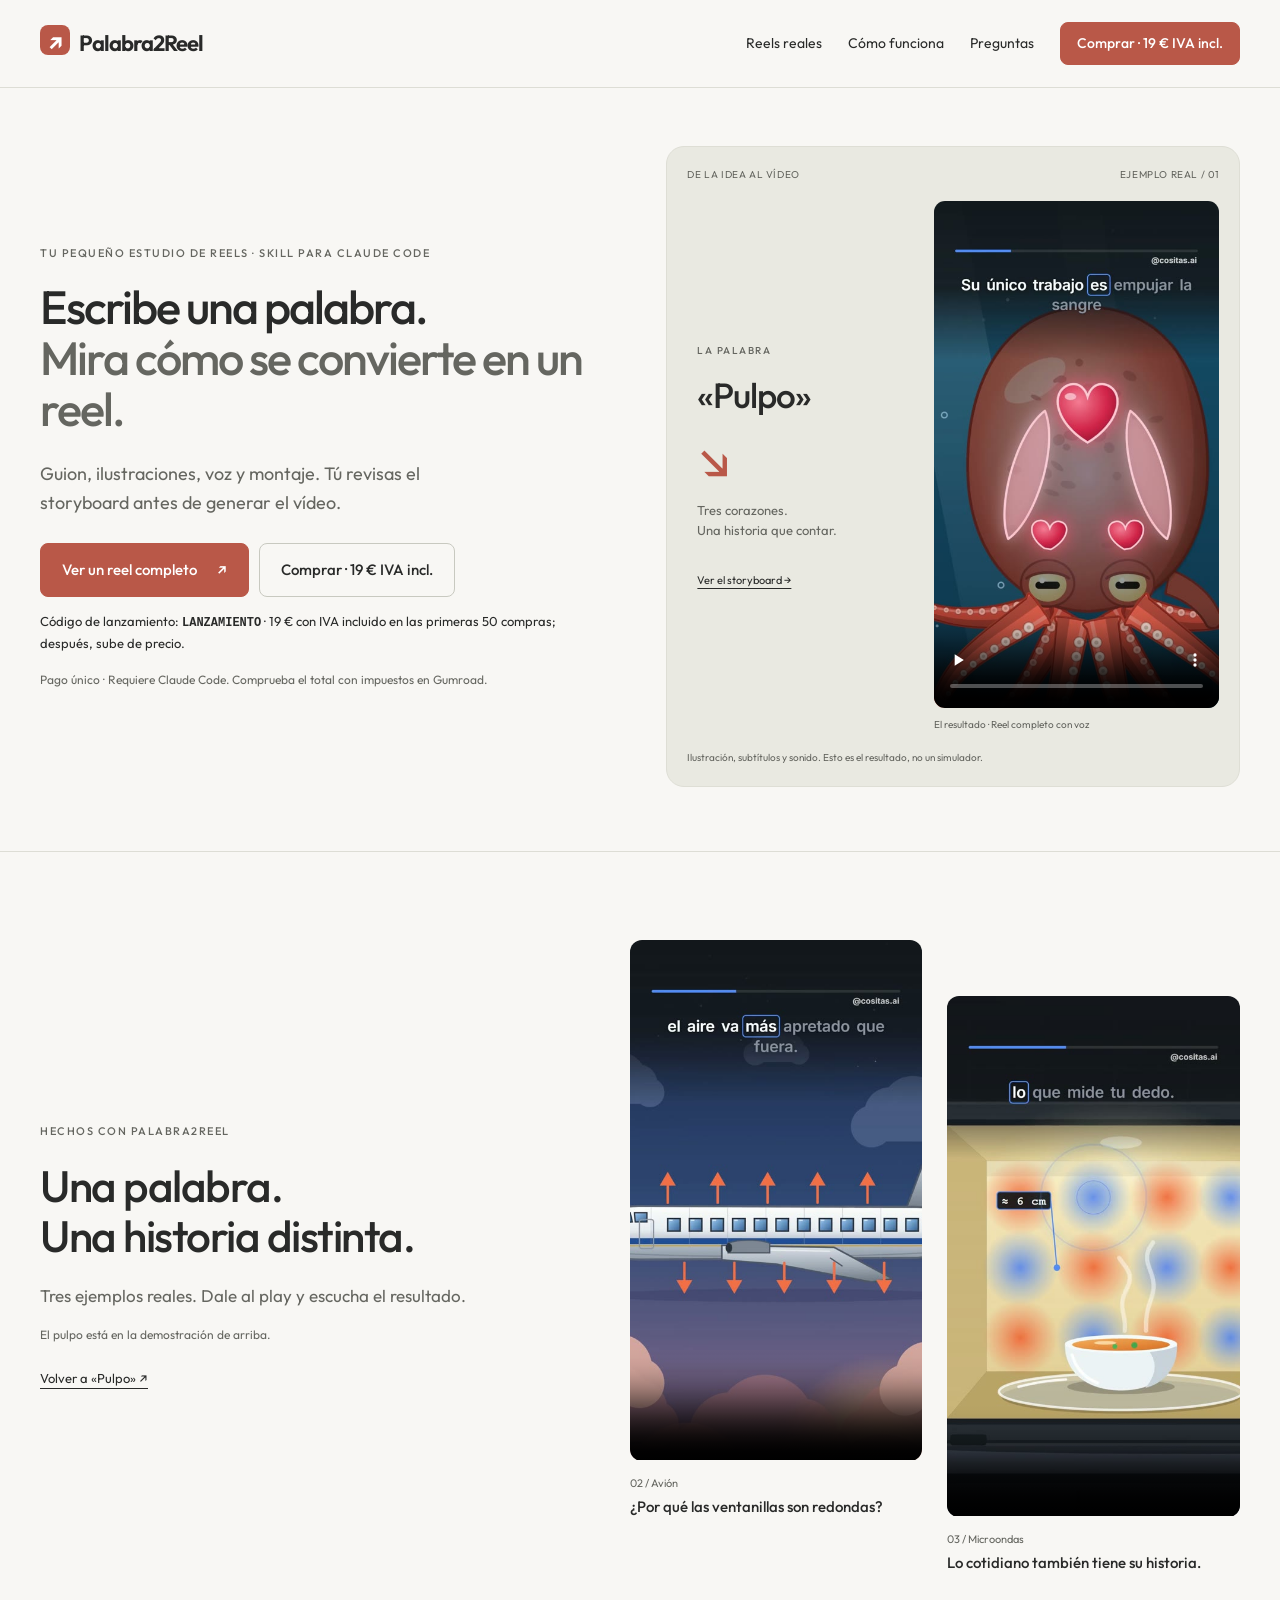
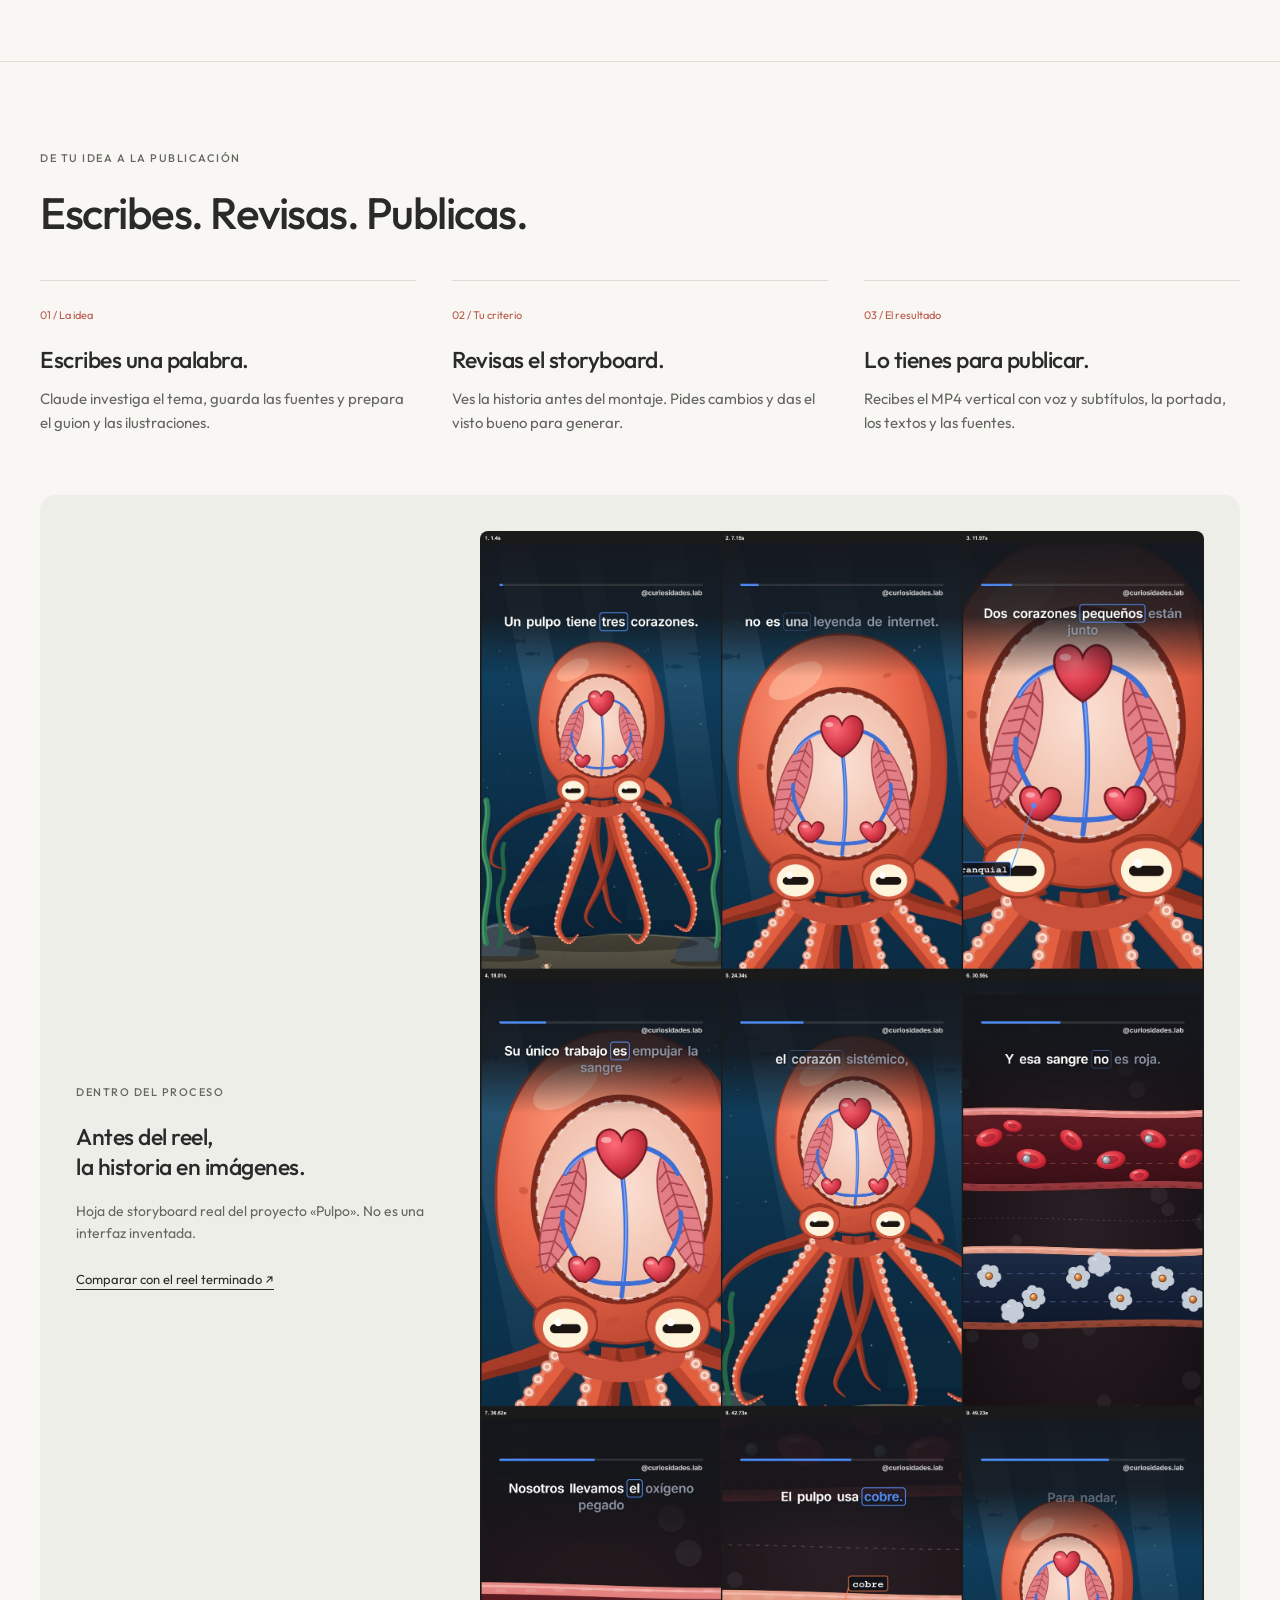
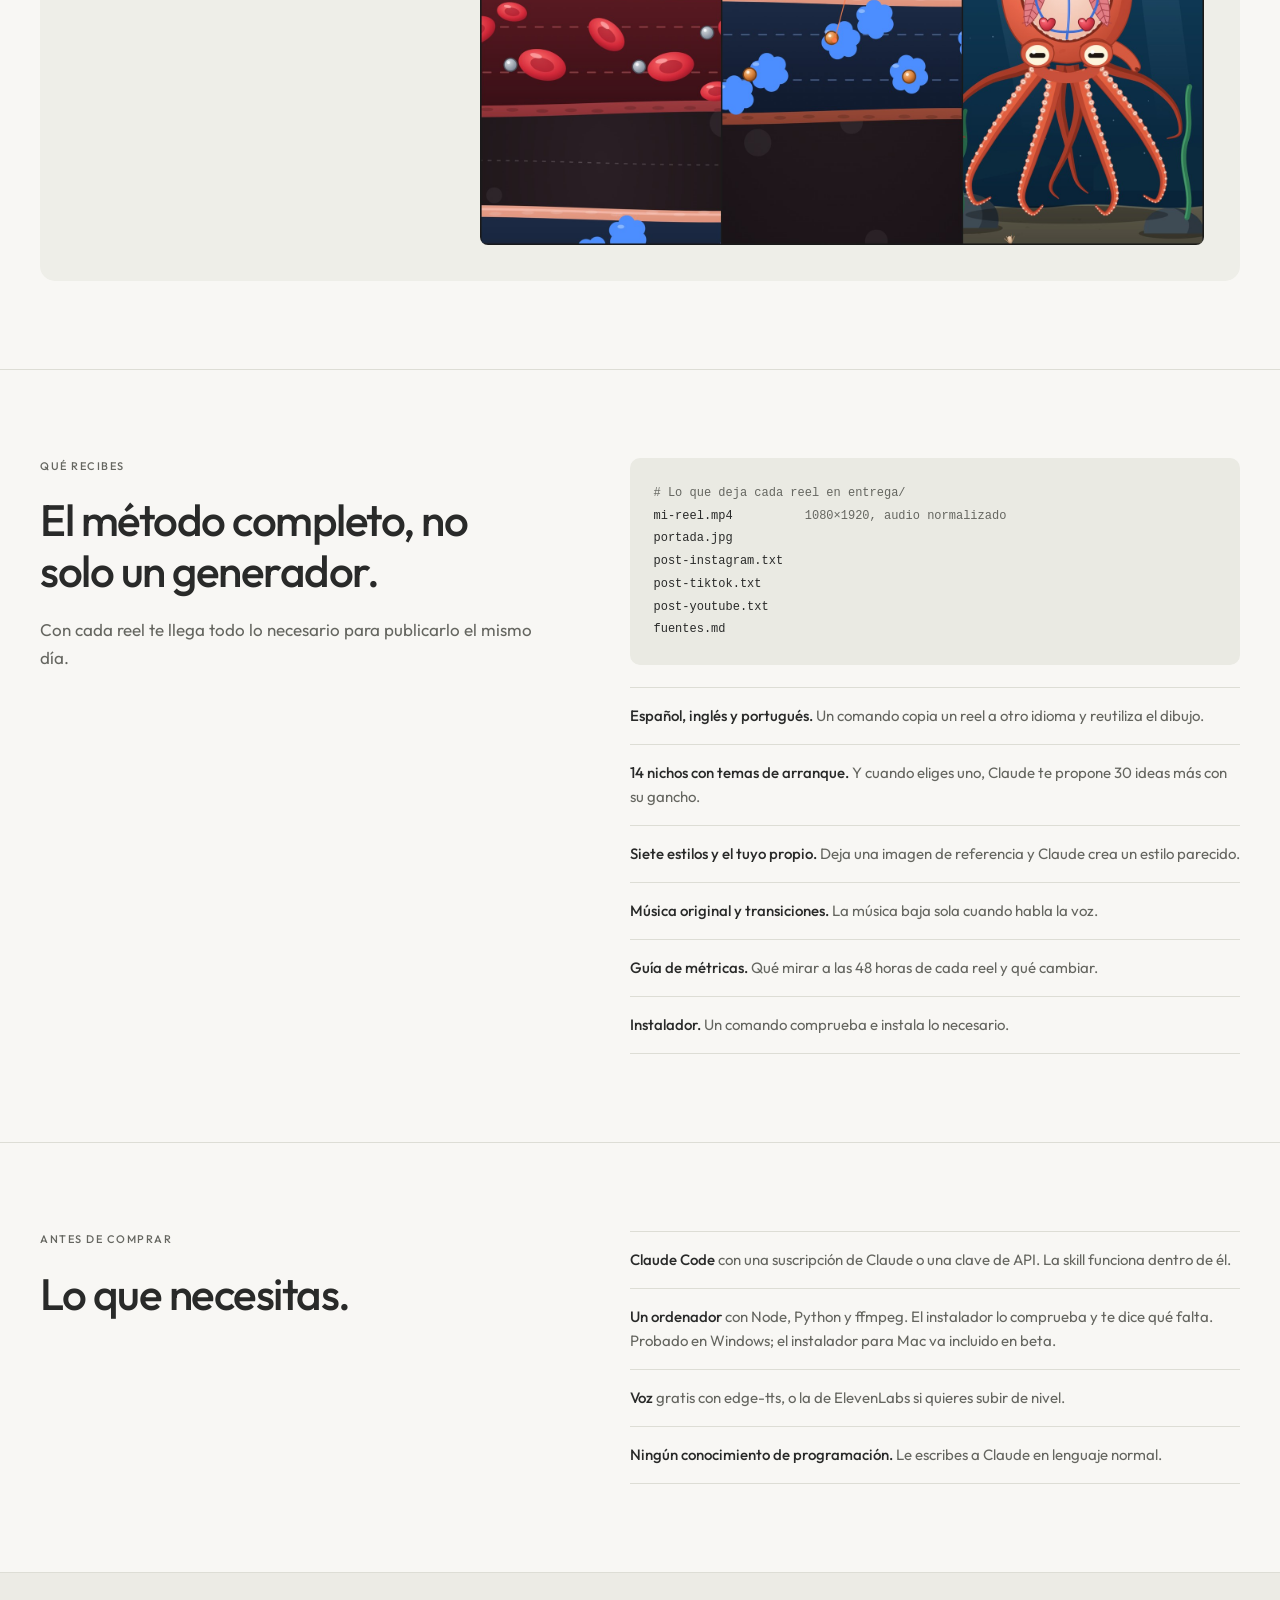
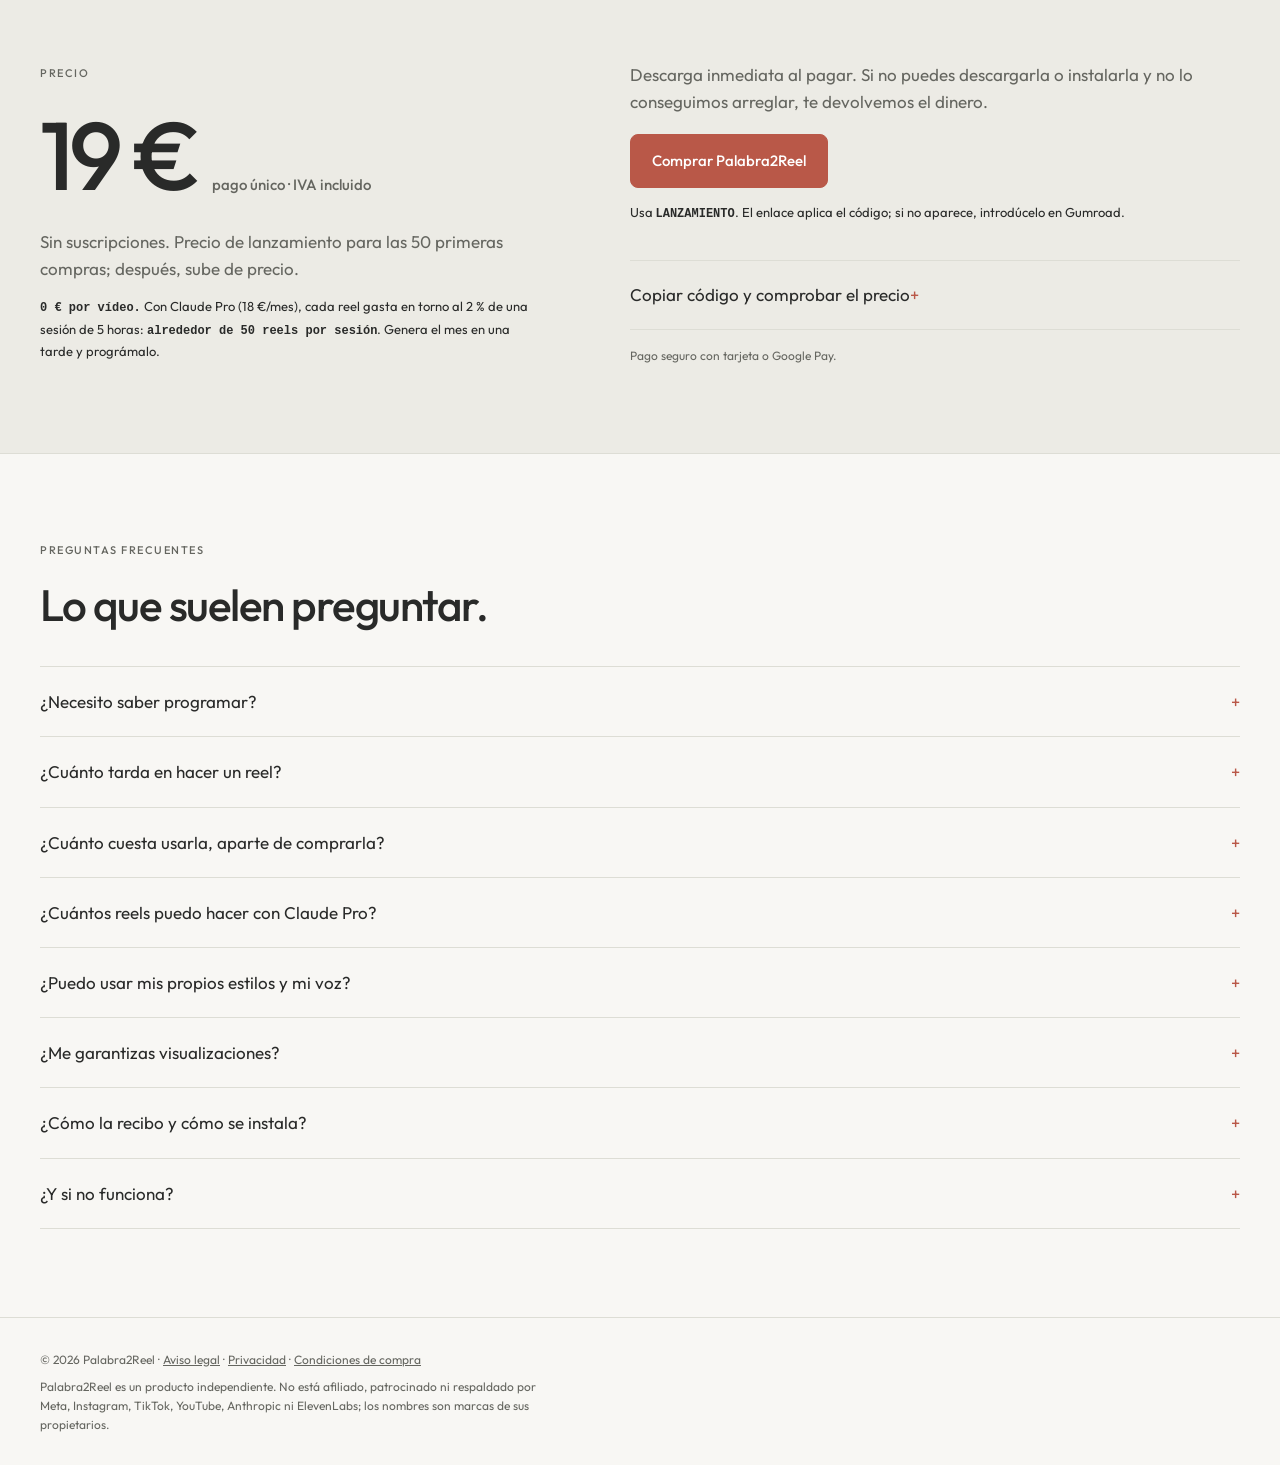
<file: index.html>
<!doctype html>
<html lang="es">
<head>
<meta charset="utf-8">
<meta name="viewport" content="width=device-width, initial-scale=1">
<title>Palabra2Reel · De una palabra a un reel terminado</title>
<meta name="description" content="Palabra2Reel es una skill para Claude Code: investiga el tema, escribe el guion, dibuja la explicación, pone la voz y monta el vídeo vertical para Reels, TikTok y YouTube Shorts.">
<meta property="og:title" content="Palabra2Reel · De una palabra a un reel terminado">
<meta property="og:description" content="Una skill para Claude Code que convierte una palabra en un reel vertical con voz, subtítulos y sonido.">
<meta property="og:image" content="media/demo-poster.jpg">
<link rel="icon" href="media/logo-192.png">
<link rel="preconnect" href="https://fonts.googleapis.com">
<link rel="preconnect" href="https://fonts.gstatic.com" crossorigin>
<link href="https://fonts.googleapis.com/css2?family=Outfit:wght@400;500;600;650;700&display=swap" rel="stylesheet">
<link rel="stylesheet" href="studio.css">
</head>
<body>
<header>
  <div class="wrap">
    <a class="word" href="#">Palabra2Reel</a>
    <nav aria-label="Navegación principal"><a class="hide-s" href="#ejemplos">Reels reales</a><a class="hide-s" href="#como">Cómo funciona</a><a class="hide-s" href="#faq">Preguntas</a><a class="btn sm buy" href="https://macvfx.gumroad.com/l/palabra2reel/LANZAMIENTO?wanted=true" aria-describedby="launch-tip">Comprar · 19 € IVA incl.</a></nav>
  </div>
</header>

<a class="skip" href="#contenido">Saltar al contenido</a><main id="contenido">
<div class="wrap">
  <div class="hero">
    <div class="hero-copy">
      <p class="kicker">Tu pequeño estudio de reels · Skill para Claude Code</p>
      <h1>Escribe una palabra.<br><span>Mira cómo se convierte en un reel.</span></h1>
      <p class="lead">Guion, ilustraciones, voz y montaje. Tú revisas el storyboard antes de generar el vídeo.</p>
      <div class="actions"><a class="btn" href="#reel" data-play="demo">Ver un reel completo <span aria-hidden="true">↗</span></a><a class="btn line buy" href="https://macvfx.gumroad.com/l/palabra2reel/LANZAMIENTO?wanted=true" aria-describedby="launch-tip">Comprar · 19 € IVA incl.</a></div>
      <p class="launch-note">Código de lanzamiento: <strong>LANZAMIENTO</strong> · 19 € con IVA incluido en las primeras 50 compras; después, sube de precio.</p>
      <p class="fine">Pago único · Requiere Claude Code. Comprueba el total con impuestos en Gumroad.</p>
    </div>
    <div class="studio" id="reel">
      <div class="studio-label"><span>De la idea al vídeo</span><span>Ejemplo real / 01</span></div>
      <div class="studio-work">
        <div class="idea"><span class="kicker">La palabra</span><strong>«Pulpo»</strong><span class="flow-arrow" aria-hidden="true">↘</span><p>Tres corazones.<br>Una historia que contar.</p><a href="#storyboard">Ver el storyboard →</a></div>
        <figure class="finished"><video id="demo" controls playsinline preload="none" poster="media/g-pulpo.jpg" aria-label="Reel completo: el pulpo y sus tres corazones"><source src="media/reel-pulpo.mp4" type="video/mp4"></video><figcaption>El resultado · Reel completo con voz</figcaption></figure>
      </div>
      <p class="studio-note">Ilustración, subtítulos y sonido. Esto es el resultado, no un simulador.</p>
    </div>
  </div>
</div>
<section id="ejemplos">
 <div class="wrap examples-layout"><div><p class="kicker">Hechos con Palabra2Reel</p><h2>Una palabra.<br>Una historia distinta.</h2><p class="sub">Tres ejemplos reales. Dale al play y escucha el resultado.</p><p class="fine">El pulpo está en la demostración de arriba.</p><a class="text-link" href="#reel" data-play="demo">Volver a «Pulpo» ↗</a></div>
 <div class="example-pair"><figure><video controls playsinline preload="none" poster="media/g-avion.jpg" aria-label="Reel completo sobre las ventanillas de los aviones"><source src="media/reel-avion.mp4" type="video/mp4"></video><figcaption><span>02 / Avión</span><strong>¿Por qué las ventanillas son redondas?</strong></figcaption></figure><figure><video controls playsinline preload="none" poster="media/g-microondas.jpg" aria-label="Reel completo sobre el microondas"><source src="media/reel-microondas.mp4" type="video/mp4"></video><figcaption><span>03 / Microondas</span><strong>Lo cotidiano también tiene su historia.</strong></figcaption></figure></div></div>
</section>
<section id="como"><div class="wrap"><p class="kicker">De tu idea a la publicación</p><h2>Escribes. Revisas. Publicas.</h2><div class="process"><article><span>01 / La idea</span><h3>Escribes una palabra.</h3><p>Claude investiga el tema, guarda las fuentes y prepara el guion y las ilustraciones.</p></article><article><span>02 / Tu criterio</span><h3>Revisas el storyboard.</h3><p>Ves la historia antes del montaje. Pides cambios y das el visto bueno para generar.</p></article><article><span>03 / El resultado</span><h3>Lo tienes para publicar.</h3><p>Recibes el MP4 vertical con voz y subtítulos, la portada, los textos y las fuentes.</p></article></div>
<div class="storyboard" id="storyboard"><div><p class="kicker">Dentro del proceso</p><h3>Antes del reel,<br>la historia en imágenes.</h3><p>Hoja de storyboard real del proyecto «Pulpo». No es una interfaz inventada.</p><a class="text-link" href="#reel" data-play="demo">Comparar con el reel terminado ↗</a></div><a href="media/pulpo-storyboard.jpg" aria-label="Abrir storyboard real del pulpo a tamaño completo"><img src="media/pulpo-storyboard.jpg" alt="Hoja real de escenas ilustradas del storyboard del pulpo" loading="lazy"></a></div></div></section>

<section>
  <div class="wrap two">
    <div>
      <p class="kicker">Qué recibes</p>
      <h2>El método completo, no solo un generador.</h2>
      <p class="sub">Con cada reel te llega todo lo necesario para publicarlo el mismo día.</p>
    </div>
    <div>
      <pre><i># Lo que deja cada reel en entrega/</i>
mi-reel.mp4          <i>1080×1920, audio normalizado</i>
portada.jpg
post-instagram.txt
post-tiktok.txt
post-youtube.txt
fuentes.md</pre>
      <ul class="list" style="margin-top:22px">
        <li><b>Español, inglés y portugués.</b> <span>Un comando copia un reel a otro idioma y reutiliza el dibujo.</span></li>
        <li><b>14 nichos con temas de arranque.</b> <span>Y cuando eliges uno, Claude te propone 30 ideas más con su gancho.</span></li>
        <li><b>Siete estilos y el tuyo propio.</b> <span>Deja una imagen de referencia y Claude crea un estilo parecido.</span></li>
        <li><b>Música original y transiciones.</b> <span>La música baja sola cuando habla la voz.</span></li>
        <li><b>Guía de métricas.</b> <span>Qué mirar a las 48 horas de cada reel y qué cambiar.</span></li>
        <li><b>Instalador.</b> <span>Un comando comprueba e instala lo necesario.</span></li>
      </ul>
    </div>
  </div>
</section>

<section>
  <div class="wrap two">
    <div>
      <p class="kicker">Antes de comprar</p>
      <h2>Lo que necesitas.</h2>
    </div>
    <ul class="list" style="margin-top:0">
      <li><b>Claude Code</b> <span>con una suscripción de Claude o una clave de API. La skill funciona dentro de él.</span></li>
      <li><b>Un ordenador</b> <span>con Node, Python y ffmpeg. El instalador lo comprueba y te dice qué falta. Probado en Windows; el instalador para Mac va incluido en beta.</span></li>
      <li><b>Voz</b> <span>gratis con edge-tts, o la de ElevenLabs si quieres subir de nivel.</span></li>
      <li><b>Ningún conocimiento de programación.</b> <span>Le escribes a Claude en lenguaje normal.</span></li>
    </ul>
  </div>
</section>

<section id="precio">
  <div class="wrap price">
    <div>
      <p class="kicker">Precio</p>
      <div class="big">19 €<small>pago único · IVA incluido</small></div>
      <p class="sub">Sin suscripciones. Precio de lanzamiento para las 50 primeras compras; después, sube de precio.</p>
      <p class="launch-note"><strong>0 € por vídeo.</strong> Con Claude Pro (18 €/mes), cada reel gasta en torno al 2 % de una sesión de 5 horas: <strong>alrededor de 50 reels por sesión</strong>. Genera el mes en una tarde y prográmalo.</p>
    </div>
    <div>
      <p style="color:var(--muted);margin-bottom:18px">Descarga inmediata al pagar. Si no puedes descargarla o instalarla y no lo conseguimos arreglar, te devolvemos el dinero.</p>
      <a class="btn buy" href="https://macvfx.gumroad.com/l/palabra2reel/LANZAMIENTO?wanted=true" aria-describedby="launch-tip">Comprar Palabra2Reel</a>
      <p class="launch-note">Usa <strong>LANZAMIENTO</strong>. El enlace aplica el código; si no aparece, introdúcelo en Gumroad.</p>
      <details class="coupon-help"><summary>Copiar código y comprobar el precio</summary><p>19 € con IVA incluido con el código en las primeras 50 compras; después, sube de precio. Gumroad muestra el total antes de pagar.</p><button type="button" class="copy-code">Copiar LANZAMIENTO</button><span class="copy-status" role="status" aria-live="polite"></span></details>
      <p class="fine">Pago seguro con tarjeta o Google Pay.</p>
    </div>
  </div>
</section>

<section id="faq">
  <div class="wrap">
    <p class="kicker">Preguntas frecuentes</p>
    <h2>Lo que suelen preguntar.</h2>
    <details><summary>¿Necesito saber programar?</summary><p>No. Instalas la skill siguiendo unos pasos y, a partir de ahí, le escribes a Claude Code una palabra, como «pulpo». Claude hace el resto y te enseña un storyboard para que digas «adelante».</p></details>
    <details><summary>¿Cuánto tarda en hacer un reel?</summary><p>El montaje de un vídeo de un minuto tarda unos cinco minutos en nuestro ordenador. Antes, Claude investiga, escribe y dibuja; tú no pasas horas editando.</p></details>
    <details><summary>¿Cuánto cuesta usarla, aparte de comprarla?</summary><p>La skill no tiene cuota. Usas tu plan de Claude, o tu clave de API, y si lo eliges, créditos de ElevenLabs. Con la voz gratis de edge-tts no hay coste extra.</p></details>
    <details><summary>¿Cuántos reels puedo hacer con Claude Pro?</summary><p>En nuestras pruebas con Claude Pro (18 €/mes), un reel completo, de la palabra al vídeo con control de calidad, gastó en torno al 2 % de una sesión de 5 horas: alrededor de 50 reels por sesión. Depende de lo complejo que sea el dibujo de cada tema, y Claude también tiene un límite semanal de uso. El montaje se hace en tu ordenador y no gasta nada.</p></details>
    <details><summary>¿Puedo usar mis propios estilos y mi voz?</summary><p>Sí. Puedes crear estilos propios y usar cualquier voz de tu cuenta de ElevenLabs. La skill genera una página para escuchar voces y elegir de oído.</p></details>
    <details><summary>¿Me garantizas visualizaciones?</summary><p>Nadie puede prometer alcance. Lo que sí tienes es todo lo que está en tu mano: ganchos pensados para frenar el scroll, el formato que mejor funciona en vertical, textos listos para cada plataforma y una guía para medir qué gana y repetirlo.</p></details>
    <details><summary>¿Cómo la recibo y cómo se instala?</summary><p>Al pagar aparece la descarga al instante. Descomprimes el archivo y haces doble clic en el instalador (el de Windows está probado; el de Mac va en beta y, si te da guerra, te ayudamos por correo): copia la skill a Claude Code y prepara lo necesario en un par de minutos. Después abres Claude Code y escribes «Prepara Palabra2Reel y hazme un reel de “pulpo”». Dentro del archivo hay una guía de una página, y preparamos un vídeo corto con los pasos.</p></details>
    <details><summary>¿Y si no funciona?</summary><p>Escríbenos a <a href="mailto:hola@macvfx.es">hola@macvfx.es</a> o por mensaje directo a @cositas.ai en Instagram y lo arreglamos. Si no lo conseguimos, te devolvemos el dinero.</p></details>
  </div>
</section>
</main>

<footer>
  <div class="wrap">
    <p>© 2026 Palabra2Reel · <a href="legal.html#aviso">Aviso legal</a> · <a href="legal.html#privacidad">Privacidad</a> · <a href="legal.html#condiciones">Condiciones de compra</a></p>
    <p style="margin-top:8px;max-width:44em">Palabra2Reel es un producto independiente. No está afiliado, patrocinado ni respaldado por Meta, Instagram, TikTok, YouTube, Anthropic ni ElevenLabs; los nombres son marcas de sus propietarios.</p>
  </div>
</footer>

<p id="launch-tip" class="launch-tip" role="tooltip" hidden>Código LANZAMIENTO · 19 € con IVA incluido en las primeras 50 compras; después, sube de precio. Revisa impuestos y total en Gumroad.</p>
<script>
// Enlace de compra: sustituir por la URL del producto (Gumroad…) y todos los botones apuntarán a ella.
const BUY_URL = "https://macvfx.gumroad.com/l/palabra2reel/LANZAMIENTO?wanted=true";
if (BUY_URL) document.querySelectorAll("a.buy").forEach((a) => { a.href = BUY_URL; });

const tip = document.getElementById('launch-tip');
let tipDismissed = false;
function showTip(a) { if (tipDismissed) return; tip.hidden = false; const r = a.getBoundingClientRect(); tip.style.left = Math.max(12, Math.min(r.left, innerWidth - tip.offsetWidth - 12)) + 'px'; tip.style.top = Math.min(r.bottom + 8, innerHeight - tip.offsetHeight - 12) + 'px'; }
function hideTip() { tip.hidden = true; }
document.querySelectorAll('a.buy').forEach(a => {
 a.addEventListener('pointerenter', e => { if(e.pointerType === 'mouse') {tipDismissed = false; showTip(a);} });
 a.addEventListener('pointerleave', () => { if(!tip.matches(':hover')) hideTip(); });
 a.addEventListener('focus', () => {tipDismissed = false; showTip(a);});
 a.addEventListener('blur', hideTip);
});
tip.addEventListener('pointerleave', hideTip);
document.addEventListener('keydown', e => { if(e.key === 'Escape') {tipDismissed = true; hideTip();} });
addEventListener('scroll', hideTip, {passive:true});
addEventListener('resize', hideTip);
document.querySelector('.copy-code').addEventListener('click', async () => {
 const status = document.querySelector('.copy-status');
 try { await navigator.clipboard.writeText('LANZAMIENTO'); status.textContent = ' Código copiado.'; }
 catch { status.textContent = ' Copia el código: LANZAMIENTO.'; }
});

document.querySelectorAll('[data-play]').forEach(link => link.addEventListener('click', () => {
 const video = document.getElementById(link.dataset.play);
 video.play().catch(() => { video.focus(); });
}));
document.querySelectorAll('video').forEach(video => {
 video.addEventListener('play', () => document.querySelectorAll('video').forEach(other => { if(other !== video) other.pause(); }));
 video.addEventListener('error', () => { const note=document.createElement('p'); note.className='media-error'; note.textContent='No se pudo cargar el vídeo. Recarga la página para intentarlo de nuevo.'; video.after(note); }, {once:true});
});

// Medición sin cookies: contadores anónimos (no se guarda nada del visitante, solo se suma 1)
function cuenta(clave) { try { fetch('https://abacus.jasoncameron.dev/hit/palabra2reel-cositas/' + clave, { keepalive: true }); } catch (e) {} }
if (!/[?&]test=/.test(location.search)) {
 cuenta('visitas');
 if (/instagram|facebook|fbclid|utm_source=ig/i.test(document.referrer + location.search)) cuenta('visitas-instagram');
}
document.querySelectorAll('a.buy').forEach(a => a.addEventListener('click', () => cuenta('clic-comprar')));
document.querySelectorAll('video').forEach(video => video.addEventListener('play', () => cuenta('play-demo'), { once: true }));
document.querySelector('.copy-code')?.addEventListener('click', () => cuenta('copia-codigo'));
</script>
</body>
</html>
</file>
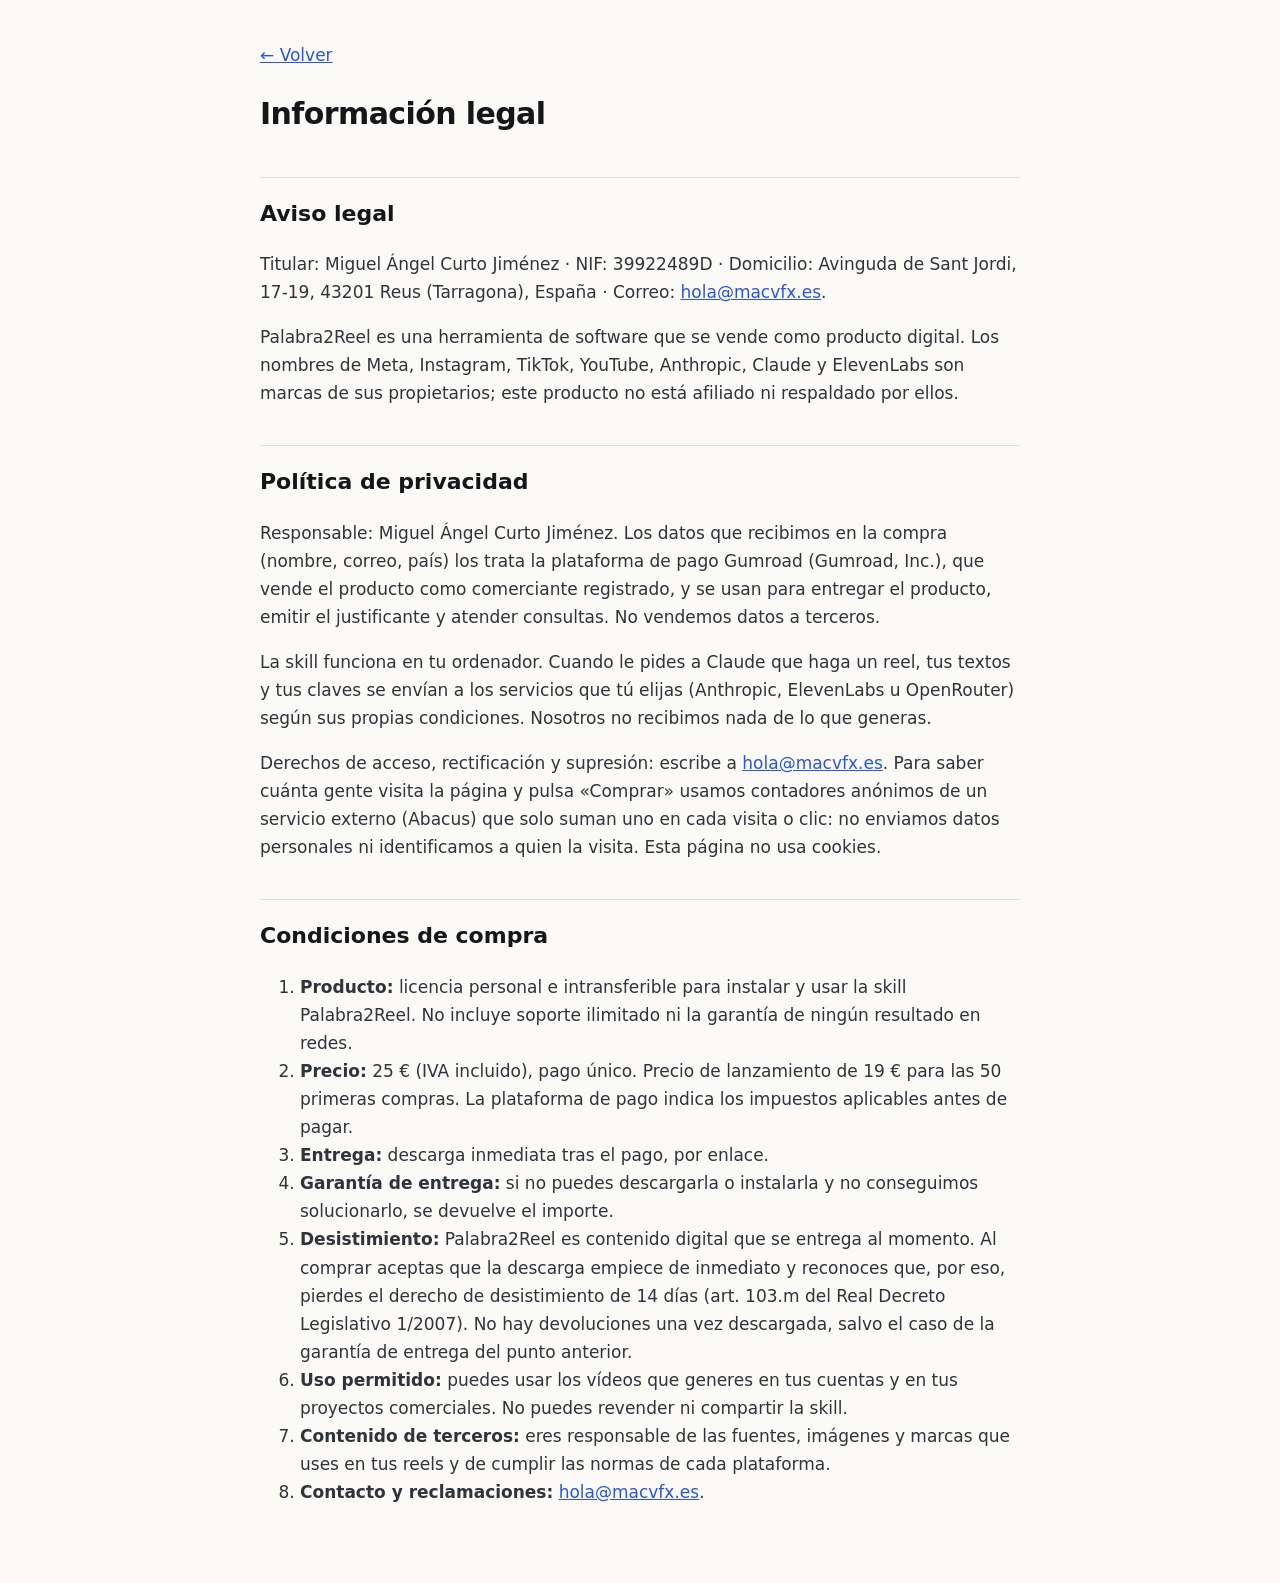
<file: legal.html>
<!doctype html>
<html lang="es">
<head>
<meta charset="utf-8">
<meta name="viewport" content="width=device-width, initial-scale=1">
<meta name="robots" content="noindex">
<title>Información legal · Palabra2Reel</title>
<style>
:root{--bg:#fbfaf7;--txt:#14161a;--soft:#5d626c;--acc:#2a54e8;--line:#e4e1d9}
*{box-sizing:border-box}
body{margin:0;background:var(--bg);color:var(--txt);font:17px/1.65 system-ui,-apple-system,"Segoe UI",Roboto,sans-serif;padding:24px 16px 60px}
main{max-width:760px;margin:0 auto}
a{color:var(--acc)}
h1{font-size:30px;letter-spacing:-.02em}
h2{font-size:22px;margin-top:38px;padding-top:18px;border-top:1px solid var(--line)}
p,li{color:#2f333b}
.aviso{background:#fff6e0;border:1px solid #e3c887;border-radius:12px;padding:14px 16px;color:#5a4410;font-size:15px}
mark{background:#ffe9a8;color:#3d2e06;border-radius:4px;padding:0 4px}
</style>
</head>
<body>
<main>
<p><a href="index.html">← Volver</a></p>
<h1>Información legal</h1>

<h2 id="aviso">Aviso legal</h2>
<p>Titular: Miguel Ángel Curto Jiménez · NIF: 39922489D · Domicilio: Avinguda de Sant Jordi, 17-19, 43201 Reus (Tarragona), España · Correo: <a href="mailto:hola@macvfx.es">hola@macvfx.es</a>.</p>
<p>Palabra2Reel es una herramienta de software que se vende como producto digital. Los nombres de Meta, Instagram, TikTok, YouTube, Anthropic, Claude y ElevenLabs son marcas de sus propietarios; este producto no está afiliado ni respaldado por ellos.</p>

<h2 id="privacidad">Política de privacidad</h2>
<p>Responsable: Miguel Ángel Curto Jiménez. Los datos que recibimos en la compra (nombre, correo, país) los trata la plataforma de pago Gumroad (Gumroad, Inc.), que vende el producto como comerciante registrado, y se usan para entregar el producto, emitir el justificante y atender consultas. No vendemos datos a terceros.</p>
<p>La skill funciona en tu ordenador. Cuando le pides a Claude que haga un reel, tus textos y tus claves se envían a los servicios que tú elijas (Anthropic, ElevenLabs u OpenRouter) según sus propias condiciones. Nosotros no recibimos nada de lo que generas.</p>
<p>Derechos de acceso, rectificación y supresión: escribe a <a href="mailto:hola@macvfx.es">hola@macvfx.es</a>. Para saber cuánta gente visita la página y pulsa «Comprar» usamos contadores anónimos de un servicio externo (Abacus) que solo suman uno en cada visita o clic: no enviamos datos personales ni identificamos a quien la visita. Esta página no usa cookies.</p>

<h2 id="condiciones">Condiciones de compra</h2>
<ol>
<li><b>Producto:</b> licencia personal e intransferible para instalar y usar la skill Palabra2Reel. No incluye soporte ilimitado ni la garantía de ningún resultado en redes.</li>
<li><b>Precio:</b> 25 € (IVA incluido), pago único. Precio de lanzamiento de 19 € para las 50 primeras compras. La plataforma de pago indica los impuestos aplicables antes de pagar.</li>
<li><b>Entrega:</b> descarga inmediata tras el pago, por enlace.</li>
<li><b>Garantía de entrega:</b> si no puedes descargarla o instalarla y no conseguimos solucionarlo, se devuelve el importe.</li>
<li><b>Desistimiento:</b> Palabra2Reel es contenido digital que se entrega al momento. Al comprar aceptas que la descarga empiece de inmediato y reconoces que, por eso, pierdes el derecho de desistimiento de 14 días (art. 103.m del Real Decreto Legislativo 1/2007). No hay devoluciones una vez descargada, salvo el caso de la garantía de entrega del punto anterior.</li>
<li><b>Uso permitido:</b> puedes usar los vídeos que generes en tus cuentas y en tus proyectos comerciales. No puedes revender ni compartir la skill.</li>
<li><b>Contenido de terceros:</b> eres responsable de las fuentes, imágenes y marcas que uses en tus reels y de cumplir las normas de cada plataforma.</li>
<li><b>Contacto y reclamaciones:</b> <a href="mailto:hola@macvfx.es">hola@macvfx.es</a>.</li>
</ol>
</main>
</body>
</html>
</file>
<file: studio.css>
:root{--bg:#f8f7f4;--ink:#292a29;--muted:#656660;--line:#ddddd5;--soft:#eeeee8;--acc:#b95848;--sans:Outfit,system-ui,sans-serif;--mono:ui-monospace,monospace}*{box-sizing:border-box;margin:0}html{scroll-behavior:smooth;scroll-padding-top:24px}body{background:var(--bg);color:var(--ink);font:17px/1.6 var(--sans);-webkit-font-smoothing:antialiased}a{color:inherit}button,a,summary{-webkit-tap-highlight-color:transparent}a:focus-visible,summary:focus-visible,video:focus-visible{outline:3px solid var(--acc);outline-offset:5px}.wrap{max-width:1280px;margin:auto;padding:0 40px}header .wrap{height:88px;display:flex;align-items:center;justify-content:space-between;border-bottom:1px solid var(--line)}.word{font-size:22px;font-weight:650;letter-spacing:-1px;text-decoration:none}.word:before{content:'↗';display:inline-grid;place-items:center;background:var(--acc);color:white;width:30px;height:30px;border-radius:8px;margin-right:9px;font-size:23px}nav{display:flex;align-items:center;gap:26px;font-size:14px}nav a{text-decoration:none}nav a:not(.btn):hover,.text-link:hover{color:var(--acc)}.btn{display:inline-flex;align-items:center;justify-content:center;gap:20px;padding:14px 21px;border-radius:8px;background:var(--acc);border:1px solid var(--acc);color:#fff;font-weight:500;text-decoration:none;font-size:15px;transition:background .2s,transform .2s}.btn:hover{background:#994637}.btn:active{transform:scale(.98)}.btn.line{background:transparent;color:var(--ink);border-color:#c8c9c0}.btn.line:hover{background:var(--soft)}.btn.sm{padding:9px 16px;font-size:14px}.hero{display:grid;grid-template-columns:1fr 1.02fr;gap:64px;padding:58px 0 64px;align-items:center}.hero>*{min-width:0}.kicker{font-size:11px;font-weight:500;letter-spacing:1.5px;text-transform:uppercase;color:var(--muted);margin-bottom:20px}h1{font-size:clamp(38px,3.65vw,53px);line-height:1.09;letter-spacing:-2px;font-weight:500}h1 span{color:var(--muted)}.lead{font-size:18px;color:var(--muted);line-height:1.6;margin:25px 0;max-width:420px}.actions{display:flex;gap:10px;flex-wrap:wrap}.fine{font-size:12px;color:var(--muted);margin-top:16px}.studio{background:#e9e9e1;border:1px solid #deded5;border-radius:18px;padding:20px}.studio-label{display:flex;justify-content:space-between;font-size:10px;letter-spacing:.6px;text-transform:uppercase;padding-bottom:18px;color:var(--muted)}.studio-work{display:grid;grid-template-columns:.8fr 1fr;gap:18px;align-items:center}.idea{padding:10px}.idea .kicker{font-size:10px;display:block;margin-bottom:8px}.idea strong{display:block;font-size:35px;font-weight:500;letter-spacing:-1px}.flow-arrow{display:block;font-size:52px;line-height:1.5;color:var(--acc)}.idea p{font-size:13px;color:var(--muted);line-height:1.5;margin-bottom:24px}.idea a{font-size:11px;text-underline-offset:4px}.finished video{display:block;width:100%;aspect-ratio:9/16;border-radius:11px;background:#282826;object-fit:cover}.finished figcaption{font-size:10px;color:var(--muted);margin-top:9px}.studio-note{font-size:10px;margin-top:17px;color:var(--muted)}section{padding:88px 0;border-top:1px solid var(--line)}h2{font-size:clamp(30px,3.5vw,44px);line-height:1.15;font-weight:500;letter-spacing:-1.5px;max-width:20em}.sub{color:var(--muted);margin-top:20px;max-width:35em}.examples-layout{display:grid;grid-template-columns:.9fr 1.1fr;gap:90px;align-items:center}.example-pair{display:grid;grid-template-columns:1fr 1fr;gap:25px}.example-pair figure:last-child{padding-top:56px}.example-pair video{display:block;width:100%;aspect-ratio:9/16;object-fit:cover;border-radius:12px;background:#292a29}.example-pair figcaption span{display:block;font-size:11px;color:var(--muted);margin:14px 0 4px}.example-pair figcaption strong{font-weight:500;font-size:15px;display:block;line-height:1.4}.text-link{display:inline-block;margin-top:24px;font-size:13px;text-decoration:underline;text-underline-offset:5px}.process{display:grid;grid-template-columns:1fr 1fr 1fr;gap:36px;margin-top:42px}.process article{border-top:1px solid var(--line);padding-top:18px}.process article>span{font-size:11px;color:var(--acc)}h3{font-size:23px;line-height:1.3;font-weight:500;letter-spacing:-.5px}.process h3{margin:18px 0 12px}.process p{font-size:15px;color:var(--muted)}.storyboard{margin-top:60px;display:grid;grid-template-columns:.65fr 1.35fr;gap:55px;background:var(--soft);padding:36px;border-radius:15px;align-items:center}.storyboard p:not(.kicker){font-size:14px;color:var(--muted);margin-top:18px}.storyboard img{width:100%;display:block;border-radius:8px}.two,.price{display:grid;grid-template-columns:.9fr 1.1fr;gap:90px}.list{padding:0;border-top:1px solid var(--line)}.list li{list-style:none;border-bottom:1px solid var(--line);padding:16px 0;font-size:15px}.list b{font-weight:500}.list span{color:var(--muted)}pre{background:#eaeae3;color:var(--ink);padding:24px;border-radius:10px;font:12px/1.9 var(--mono);overflow:auto}pre i{font-style:normal;color:var(--muted)}#precio{background:#ecebe5}.price .big{font-size:96px;line-height:1.1;font-weight:500;letter-spacing:-5px}.big small{font-size:15px;letter-spacing:0;color:var(--muted);margin-left:16px}.price{align-items:center}details{border-bottom:1px solid var(--line);padding:21px 0}details:first-of-type{border-top:1px solid var(--line);margin-top:36px}summary{list-style:none;cursor:pointer;display:flex;justify-content:space-between;gap:20px;font-size:17px}summary::-webkit-details-marker{display:none}summary:after{content:'+';color:var(--acc)}details[open] summary:after{content:'−'}details p{color:var(--muted);font-size:15px;max-width:800px;margin-top:14px}footer{border-top:1px solid var(--line);padding:32px 0;font-size:12px;color:var(--muted)}.skip{position:absolute;left:20px;top:-80px;background:var(--ink);color:white;padding:10px;z-index:2}.skip:focus{top:10px}.media-error{font-size:12px;color:#914331}video{max-width:100%}@media(min-width:1500px){.hero{padding-top:80px;padding-bottom:80px}}@media(max-width:1000px){.wrap{padding:0 28px}.hero{gap:28px}nav{gap:18px}.hide-s{display:none}.examples-layout,.two,.price{gap:40px}.studio{padding:16px}.studio-work{gap:8px}.idea{padding:0}.idea strong{font-size:28px}.actions .btn{padding:12px 15px;font-size:13px}.studio-label{font-size:9px}.storyboard{gap:25px;padding:25px}}@media(max-width:767px){.wrap{padding:0 22px}header .wrap{height:70px}.word{font-size:18px}.word:before{width:25px;height:25px;font-size:20px;margin-right:6px}nav .btn.sm{padding:8px 11px;font-size:12px}.hero{grid-template-columns:1fr;gap:26px;padding:30px 0 38px}.hero-copy .kicker{font-size:9px;letter-spacing:1px;margin-bottom:14px}h1{font-size:36px;letter-spacing:-1.5px;max-width:500px}.lead{font-size:15px;margin:16px 0}.hero .fine{font-size:10px;margin-top:10px}.hero .actions{gap:8px}.hero .btn{font-size:12px;padding:10px 13px}.studio{padding:14px;border-radius:14px}.studio-work{grid-template-columns:1fr 152px;gap:14px}.studio-label{padding-bottom:12px;font-size:9px}.idea{padding-left:8px}.idea strong{font-size:29px}.idea p{font-size:12px;margin-bottom:15px}.flow-arrow{font-size:40px;line-height:1.3}.finished figcaption{font-size:9px}.studio-note{font-size:9px;margin-top:12px}section{padding:52px 0}.examples-layout,.two,.price,.storyboard{grid-template-columns:1fr;gap:30px}.example-pair{gap:18px}.example-pair figure:last-child{padding-top:35px}h2{font-size:33px}.sub{font-size:15px}.process{grid-template-columns:1fr;gap:24px;margin-top:30px}.process h3{margin:10px 0}.storyboard{padding:22px;margin-top:32px}.storyboard h3 br{display:none}.storyboard .text-link{margin-top:15px}.price .big{font-size:80px}.price .sub{margin-top:12px}.kicker{margin-bottom:16px}pre{font-size:10px;padding:16px}footer{font-size:11px}summary{font-size:15px}details p{font-size:14px}}@media(max-width:360px){.wrap{padding:0 16px}h1{font-size:32px}.studio-work{grid-template-columns:1fr 135px}.word{font-size:16px}}@media(prefers-reduced-motion:reduce){html{scroll-behavior:auto}*{transition:none!important}}

.two>*,.price>*,.examples-layout>*,.storyboard>*,.example-pair>*,.process>*{min-width:0}pre{max-width:100%}@media(max-width:360px){.studio-work{grid-template-columns:minmax(0,1fr) 135px}.studio-label{font-size:8px;letter-spacing:0}}

/* Launch offer stays visible; hover/focus assistance is optional. */
.launch-note{font-size:13px;line-height:1.6;margin-top:14px;max-width:42em;color:var(--ink)}
.launch-note strong{font-family:var(--mono);font-size:12px;overflow-wrap:anywhere}
.coupon-help{padding:12px 0;font-size:13px;margin-top:12px}.coupon-help summary{min-height:44px;display:list-item;align-content:center}.coupon-help p{margin:8px 0 12px}
.copy-code{font:inherit;min-height:44px;padding:9px 14px;border:1px solid var(--muted);border-radius:6px;background:var(--bg);color:var(--ink);cursor:pointer}.copy-code:focus-visible{outline:3px solid var(--acc);outline-offset:4px}.copy-status{display:block;margin-top:6px}
.launch-tip{position:fixed;z-index:20;max-width:min(310px,calc(100vw - 24px));padding:10px 13px;background:var(--ink);color:var(--bg);border-radius:7px;font-size:12px;line-height:1.5;box-shadow:0 4px 18px #0002}.launch-tip[hidden]{display:none}
@media(hover:none){.launch-tip{display:none}}
</file>
